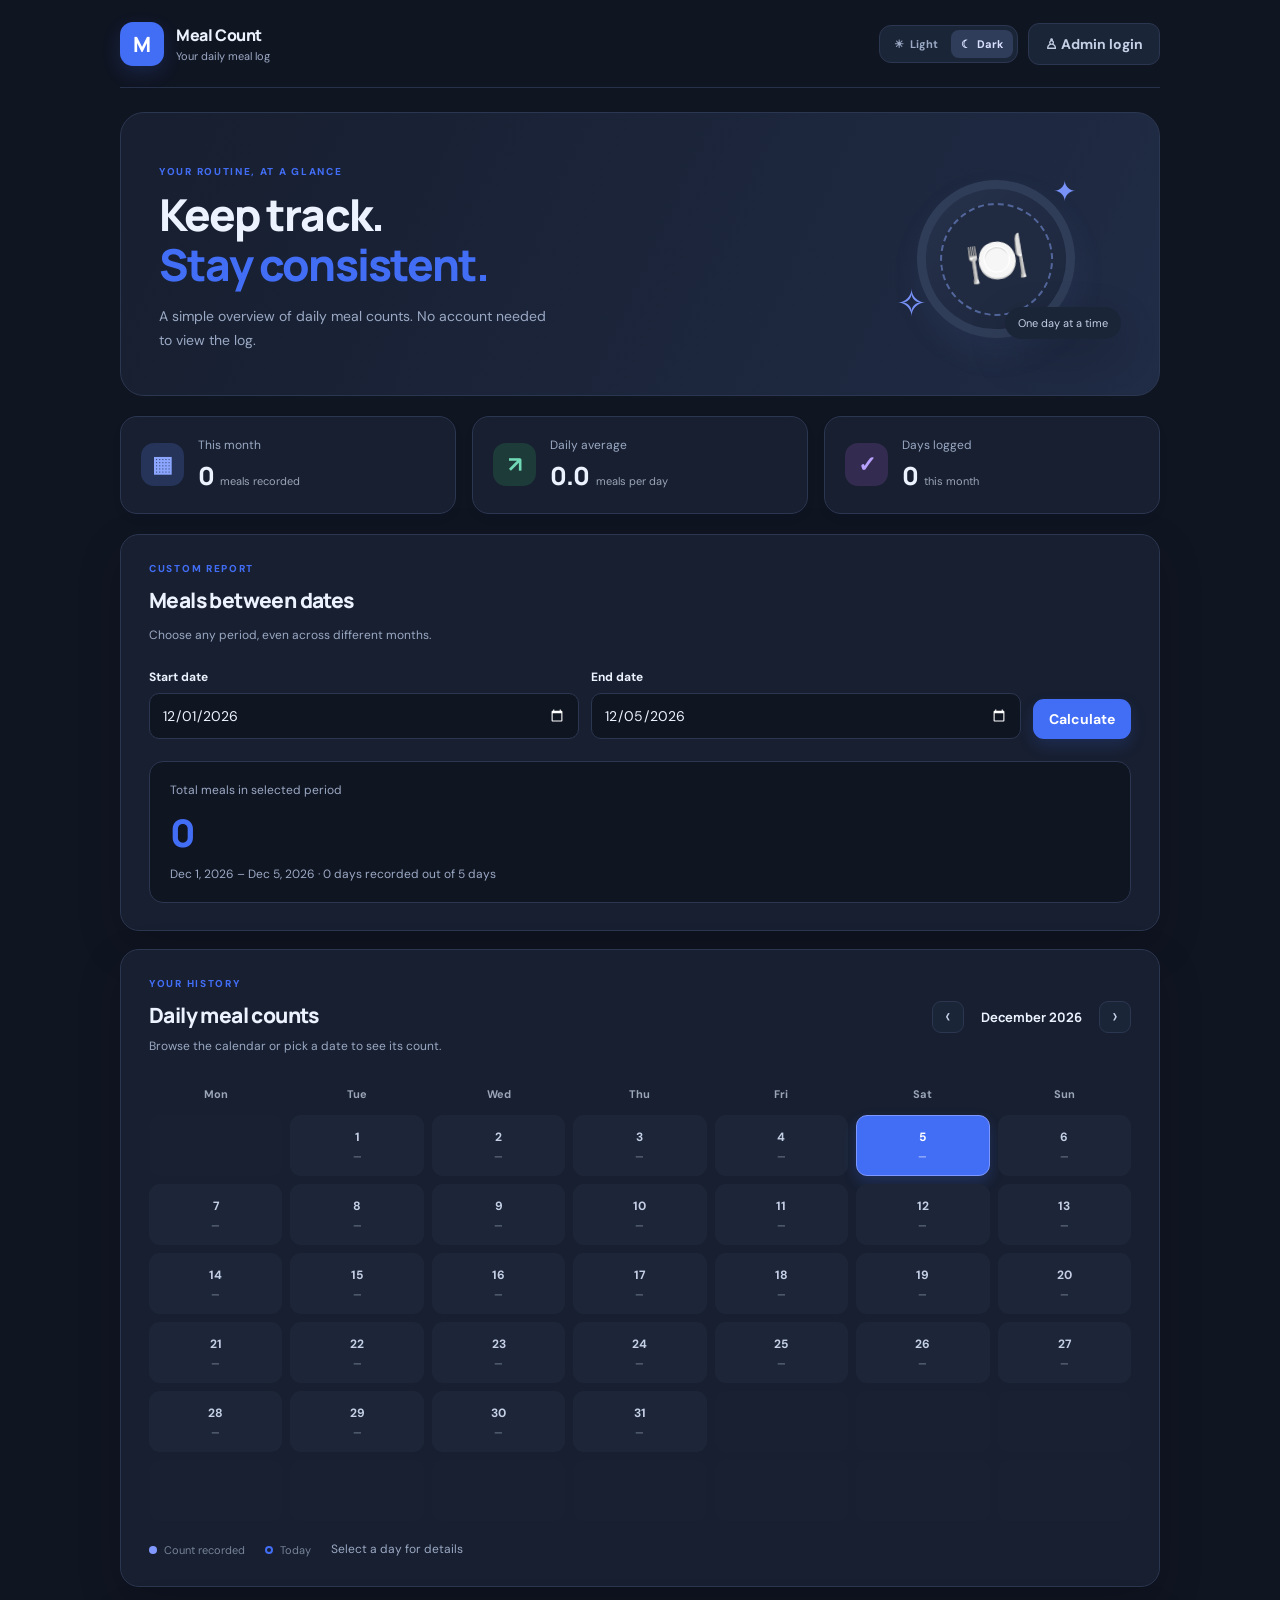
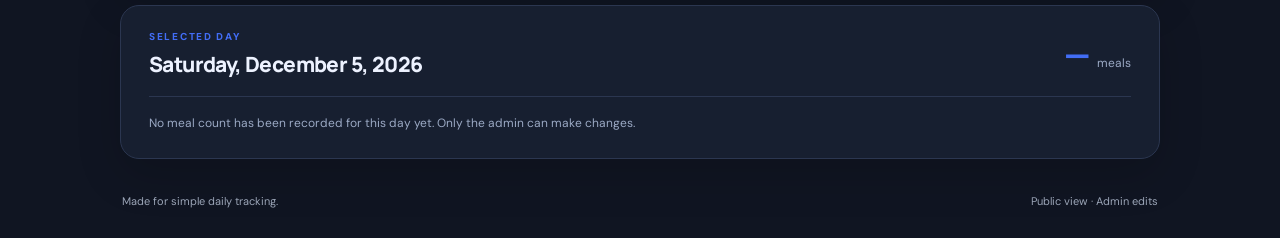
<file: index.html>
<!doctype html>
<html lang="en">
<head>
  <meta charset="utf-8">
  <meta name="viewport" content="width=device-width, initial-scale=1">
  <meta name="theme-color" content="#101522">
  <title>Meal Count — Daily Tracker</title>
  <link rel="stylesheet" href="style.css?v=2">
</head>
<body>
  <div class="app-shell">
    <header class="topbar">
      <a class="brand" href="#" aria-label="Meal Count home">
        <span class="brand-mark">M</span>
        <span><strong>Meal Count</strong><small>Your daily meal log</small></span>
      </a>
      <div class="top-actions">
        <div class="theme-switch" role="group" aria-label="Choose theme">
          <button id="lightTheme" class="theme-btn" type="button" aria-pressed="false" title="Light theme"><span aria-hidden="true">☀</span><span class="theme-label">Light</span></button>
          <button id="darkTheme" class="theme-btn" type="button" aria-pressed="true" title="Dark theme"><span aria-hidden="true">☾</span><span class="theme-label">Dark</span></button>
        </div>
        <button id="adminOpen" class="btn btn-quiet" type="button"><span aria-hidden="true">♙</span> Admin login</button>
      </div>
    </header>

    <main>
      <section class="hero">
        <div>
          <p class="eyebrow">YOUR ROUTINE, AT A GLANCE</p>
          <h1>Keep track.<br><span>Stay consistent.</span></h1>
          <p class="hero-copy">A simple overview of daily meal counts. No account needed to view the log.</p>
        </div>
        <div class="hero-art" aria-hidden="true">
          <div class="plate"><div class="plate-inner"><span>🍽️</span></div></div>
          <span class="spark spark-one">✦</span><span class="spark spark-two">✧</span>
          <span class="art-pill">One day at a time</span>
        </div>
      </section>

      <section class="stats-grid" aria-label="Meal statistics">
        <article class="stat-card"><span class="stat-icon blue">▦</span><div><p>This month</p><strong id="monthTotal">—</strong><small>meals recorded</small></div></article>
        <article class="stat-card"><span class="stat-icon mint">↗</span><div><p>Daily average</p><strong id="monthAverage">—</strong><small>meals per day</small></div></article>
        <article class="stat-card"><span class="stat-icon lilac">✓</span><div><p>Days logged</p><strong id="daysLogged">—</strong><small>this month</small></div></article>
      </section>

      <section class="panel range-panel">
        <p class="eyebrow">CUSTOM REPORT</p>
        <h2>Meals between dates</h2>
        <p class="muted">Choose any period, even across different months.</p>
        <div class="range-inputs">
          <div><label for="rangeStart">Start date</label><input type="date" id="rangeStart"></div>
          <div><label for="rangeEnd">End date</label><input type="date" id="rangeEnd"></div>
          <button id="calculateRange" class="btn btn-primary" type="button">Calculate</button>
        </div>
        <div id="rangeResult" class="range-result" aria-live="polite">
          <span>Total meals in selected period</span>
          <strong id="rangeTotal">0</strong>
          <small id="rangeDetails">Choose your dates to see the report.</small>
        </div>
      </section>

      <section class="panel calendar-panel">
        <div class="section-heading">
          <div><p class="eyebrow">YOUR HISTORY</p><h2>Daily meal counts</h2><p class="muted">Browse the calendar or pick a date to see its count.</p></div>
          <div class="month-control"><button id="prevMonth" class="icon-btn" aria-label="Previous month">‹</button><strong id="monthLabel">Month Year</strong><button id="nextMonth" class="icon-btn" aria-label="Next month">›</button></div>
        </div>
        <div class="calendar-wrap">
          <div class="weekdays"><span>Mon</span><span>Tue</span><span>Wed</span><span>Thu</span><span>Fri</span><span>Sat</span><span>Sun</span></div>
          <div id="calendar" class="calendar-grid"></div>
        </div>
        <div class="legend"><span><i class="dot dot-filled"></i> Count recorded</span><span><i class="dot dot-today"></i> Today</span><span class="muted">Select a day for details</span></div>
      </section>

      <section class="panel detail-panel">
        <div class="detail-top">
          <div><p class="eyebrow">SELECTED DAY</p><h2 id="selectedDate">Today</h2></div>
          <div class="count-display"><strong id="selectedCount">—</strong><span>meals</span></div>
        </div>
        <div id="detailMessage" class="empty-note">Meal counts are visible to everyone. Only the admin can make changes.</div>
        <div class="admin-edit" id="editArea" hidden>
          <label for="mealInput">Meal count for this day</label>
          <div class="edit-row"><input id="mealInput" type="number" min="0" max="99" step="1" inputmode="numeric" placeholder="e.g. 4"><button id="saveMeal" class="btn btn-primary" type="button">Save count</button><button id="clearMeal" class="btn btn-quiet" type="button">Clear</button></div>
          <p class="helper">Use a whole number from 0 to 99. Save to publish the update.</p>
        </div>
      </section>
      <footer><span>Made for simple daily tracking.</span><span id="footerStatus">Public view · Admin edits</span></footer>
    </main>
  </div>

  <div id="loginModal" class="modal-backdrop" hidden>
    <section class="modal" role="dialog" aria-modal="true" aria-labelledby="loginTitle">
      <button id="closeModal" class="modal-close" aria-label="Close login" type="button">×</button>
      <div class="login-mark">M</div><p class="eyebrow">PRIVATE ACCESS</p><h2 id="loginTitle">Admin login</h2>
      <p class="muted">Sign in to add or edit daily meal counts.</p>
      <form id="loginForm">
        <label for="adminId">Admin ID</label><input id="adminId" autocomplete="username" required placeholder="Enter admin ID">
        <label for="adminPassword">Password</label><input id="adminPassword" type="password" autocomplete="current-password" required placeholder="Enter password">
        <p id="loginError" class="error" role="alert"></p>
        <button class="btn btn-primary login-submit" type="submit">Sign in</button>
      </form>
      <p class="modal-foot">Viewing the website does not require a login.</p>
    </section>
  </div>
  <div id="toast" class="toast" role="status" aria-live="polite"></div>
  <script src="config.js"></script>
  <script src="app.js"></script>
</body>
</html>
</file>
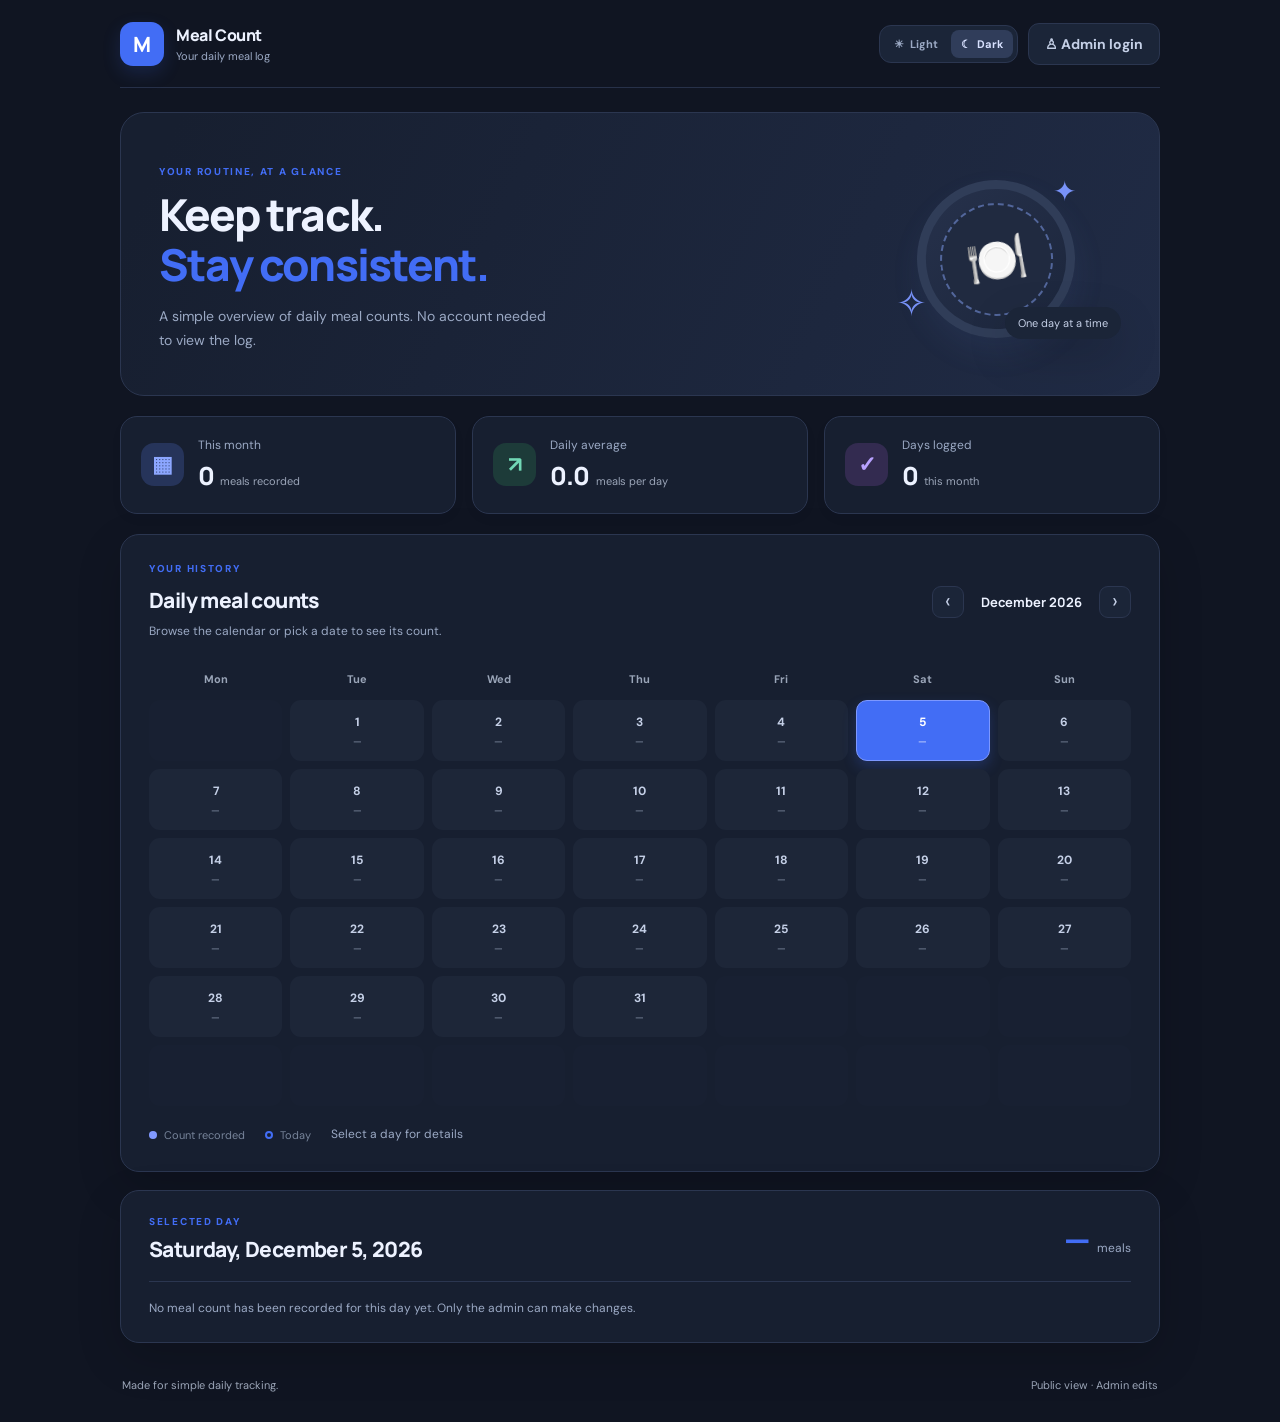
<file: meal-count-tracker/index.html>
<!doctype html>
<html lang="en">
<head>
  <meta charset="utf-8">
  <meta name="viewport" content="width=device-width, initial-scale=1">
  <meta name="theme-color" content="#f5f8ff">
  <title>Meal Count — Daily Tracker</title>
  <link rel="stylesheet" href="style.css">
</head>
<body>
  <div class="app-shell">
    <header class="topbar">
      <a class="brand" href="#" aria-label="Meal Count home">
        <span class="brand-mark">M</span>
        <span><strong>Meal Count</strong><small>Your daily meal log</small></span>
      </a>
      <div class="top-actions">
        <div class="theme-switch" role="group" aria-label="Choose theme">
          <button id="lightTheme" class="theme-btn" type="button" aria-pressed="true" title="Light theme"><span aria-hidden="true">☀</span><span class="theme-label">Light</span></button>
          <button id="darkTheme" class="theme-btn" type="button" aria-pressed="false" title="Dark theme"><span aria-hidden="true">☾</span><span class="theme-label">Dark</span></button>
        </div>
        <button id="adminOpen" class="btn btn-quiet" type="button"><span aria-hidden="true">♙</span> Admin login</button>
      </div>
    </header>

    <main>
      <section class="hero">
        <div>
          <p class="eyebrow">YOUR ROUTINE, AT A GLANCE</p>
          <h1>Keep track.<br><span>Stay consistent.</span></h1>
          <p class="hero-copy">A simple overview of daily meal counts. No account needed to view the log.</p>
        </div>
        <div class="hero-art" aria-hidden="true">
          <div class="plate"><div class="plate-inner"><span>🍽️</span></div></div>
          <span class="spark spark-one">✦</span><span class="spark spark-two">✧</span>
          <span class="art-pill">One day at a time</span>
        </div>
      </section>

      <section class="stats-grid" aria-label="Meal statistics">
        <article class="stat-card"><span class="stat-icon blue">▦</span><div><p>This month</p><strong id="monthTotal">—</strong><small>meals recorded</small></div></article>
        <article class="stat-card"><span class="stat-icon mint">↗</span><div><p>Daily average</p><strong id="monthAverage">—</strong><small>meals per day</small></div></article>
        <article class="stat-card"><span class="stat-icon lilac">✓</span><div><p>Days logged</p><strong id="daysLogged">—</strong><small>this month</small></div></article>
      </section>

      <section class="panel calendar-panel">
        <div class="section-heading">
          <div><p class="eyebrow">YOUR HISTORY</p><h2>Daily meal counts</h2><p class="muted">Browse the calendar or pick a date to see its count.</p></div>
          <div class="month-control"><button id="prevMonth" class="icon-btn" aria-label="Previous month">‹</button><strong id="monthLabel">Month Year</strong><button id="nextMonth" class="icon-btn" aria-label="Next month">›</button></div>
        </div>
        <div class="calendar-wrap">
          <div class="weekdays"><span>Mon</span><span>Tue</span><span>Wed</span><span>Thu</span><span>Fri</span><span>Sat</span><span>Sun</span></div>
          <div id="calendar" class="calendar-grid"></div>
        </div>
        <div class="legend"><span><i class="dot dot-filled"></i> Count recorded</span><span><i class="dot dot-today"></i> Today</span><span class="muted">Select a day for details</span></div>
      </section>

      <section class="panel detail-panel">
        <div class="detail-top">
          <div><p class="eyebrow">SELECTED DAY</p><h2 id="selectedDate">Today</h2></div>
          <div class="count-display"><strong id="selectedCount">—</strong><span>meals</span></div>
        </div>
        <div id="detailMessage" class="empty-note">Meal counts are visible to everyone. Only the admin can make changes.</div>
        <div class="admin-edit" id="editArea" hidden>
          <label for="mealInput">Meal count for this day</label>
          <div class="edit-row"><input id="mealInput" type="number" min="0" max="99" step="1" inputmode="numeric" placeholder="e.g. 4"><button id="saveMeal" class="btn btn-primary" type="button">Save count</button><button id="clearMeal" class="btn btn-quiet" type="button">Clear</button></div>
          <p class="helper">Use a whole number from 0 to 99. Save to publish the update.</p>
        </div>
      </section>

      <footer><span>Made for simple daily tracking.</span><span id="footerStatus">Public view · Admin edits</span></footer>
    </main>
  </div>

  <div id="loginModal" class="modal-backdrop" hidden>
    <section class="modal" role="dialog" aria-modal="true" aria-labelledby="loginTitle">
      <button id="closeModal" class="modal-close" aria-label="Close login" type="button">×</button>
      <div class="login-mark">M</div>
      <p class="eyebrow">PRIVATE ACCESS</p><h2 id="loginTitle">Admin login</h2>
      <p class="muted">Sign in to add or edit daily meal counts.</p>
      <form id="loginForm">
        <label for="adminId">Admin ID</label><input id="adminId" autocomplete="username" required placeholder="Enter admin ID">
        <label for="adminPassword">Password</label><input id="adminPassword" type="password" autocomplete="current-password" required placeholder="Enter password">
        <p id="loginError" class="error" role="alert"></p>
        <button class="btn btn-primary login-submit" type="submit">Sign in</button>
      </form>
      <p class="modal-foot">Viewing the website does not require a login.</p>
    </section>
  </div>
  <div id="toast" class="toast" role="status" aria-live="polite"></div>
  <script src="config.js"></script>
  <script src="app.js"></script>
</body>
</html>
</file>
<file: style.css>
@import url('https://fonts.googleapis.com/css2?family=DM+Sans:wght@400;500;600;700&family=Manrope:wght@400;500;600;700;800&display=swap');
:root{--ink:#17243d;--muted:#7d899f;--blue:#426df5;--blue-dark:#3158df;--line:#e9edf5;--bg:#f6f8fc;--white:#fff;--shadow:0 16px 45px rgba(35,57,103,.06)}
*{box-sizing:border-box}body{margin:0;background:var(--bg);color:var(--ink);font-family:'DM Sans',sans-serif;font-size:14px;-webkit-font-smoothing:antialiased}button,input{font:inherit}button{cursor:pointer}.app-shell{max-width:1100px;margin:auto;padding:0 30px}.topbar{height:88px;display:flex;align-items:center;justify-content:space-between;border-bottom:1px solid #e8edf6}.brand{display:flex;align-items:center;gap:12px;color:inherit;text-decoration:none}.brand-mark,.login-mark{display:grid;place-items:center;background:var(--blue);color:white;border-radius:13px;font:800 21px Manrope,sans-serif;width:44px;height:44px;box-shadow:0 7px 18px #426df52c}.brand strong{display:block;font:800 16px Manrope,sans-serif;letter-spacing:-.4px}.brand small{display:block;color:var(--muted);font-size:11px;margin-top:3px}.btn{border:0;border-radius:11px;padding:11px 16px;font-weight:700;transition:transform .18s,background .18s,box-shadow .18s}.btn:active{transform:scale(.98)}.btn-primary{background:var(--blue);color:white;box-shadow:0 7px 16px #426df52b}.btn-primary:hover{background:var(--blue-dark)}.btn-quiet{background:white;color:#4b5b78;border:1px solid var(--line)}.btn-quiet:hover{background:#f9faff}.hero{display:flex;align-items:center;justify-content:space-between;padding:52px 38px 42px;margin-top:24px;background:linear-gradient(115deg,#fff 5%,#f0f4ff 100%);border:1px solid #edf1fb;border-radius:24px;overflow:hidden;min-height:255px}.eyebrow{font-size:10px;font-weight:800;letter-spacing:1.7px;color:var(--blue);margin:0 0 11px}.hero h1{font:800 clamp(32px,4vw,44px)/1.14 Manrope,sans-serif;letter-spacing:-1.8px;margin:0}.hero h1 span{color:var(--blue)}.hero-copy{color:var(--muted);max-width:390px;line-height:1.7;margin:16px 0 0}.hero-art{position:relative;width:250px;height:180px;display:grid;place-items:center;flex-shrink:0}.plate{width:158px;height:158px;border-radius:50%;display:grid;place-items:center;background:linear-gradient(145deg,#fff,#e7edff);box-shadow:0 15px 30px #516db51b;border:9px solid #fff;transform:rotate(-9deg)}.plate-inner{width:113px;height:113px;border-radius:50%;display:grid;place-items:center;border:2px dashed #b7c7fa;background:#f8faff;font-size:49px}.spark{position:absolute;color:#7892f8;font-size:28px}.spark-one{top:4px;right:45px}.spark-two{bottom:22px;left:25px;font-size:37px}.art-pill{position:absolute;right:0;bottom:10px;padding:9px 13px;border-radius:30px;background:white;color:#66779a;font-size:11px;box-shadow:var(--shadow)}.stats-grid{display:grid;grid-template-columns:repeat(3,1fr);gap:16px;margin:20px 0}.stat-card{background:white;border:1px solid var(--line);border-radius:17px;padding:20px;display:flex;align-items:center;gap:14px;box-shadow:0 5px 18px #223c7005}.stat-icon{height:43px;width:43px;display:grid;place-items:center;border-radius:13px;font-size:22px;font-weight:700}.blue{background:#edf1ff;color:#426df5}.mint{background:#e8faf4;color:#25a77f}.lilac{background:#f2edff;color:#8c6be8}.stat-card p{margin:0 0 5px;color:var(--muted);font-size:12px}.stat-card strong{font:800 25px Manrope,sans-serif;letter-spacing:-.8px}.stat-card small{color:#9ba5b8;font-size:11px;margin-left:6px}.panel{background:white;border:1px solid var(--line);border-radius:19px;padding:27px 28px;box-shadow:var(--shadow);margin-bottom:18px}.section-heading{display:flex;justify-content:space-between;align-items:center;gap:20px}.section-heading h2,.detail-top h2,.range-panel h2{font:800 21px Manrope,sans-serif;letter-spacing:-.6px;margin:0}.muted{color:var(--muted);font-size:12px;line-height:1.6}.section-heading .muted{margin:8px 0 0}.month-control{display:flex;align-items:center;gap:15px;white-space:nowrap}.month-control strong{font:700 13px Manrope,sans-serif;min-width:105px;text-align:center}.icon-btn{width:32px;height:32px;border-radius:9px;border:1px solid var(--line);background:white;color:#5d6b85;font-size:21px;line-height:1}.icon-btn:hover{background:#f3f6ff}.calendar-wrap{margin-top:26px}.weekdays,.calendar-grid{display:grid;grid-template-columns:repeat(7,minmax(0,1fr));gap:8px}.weekdays{margin-bottom:9px}.weekdays span{text-align:center;color:#9aa5b8;font-size:11px;font-weight:700;padding:5px 0}.day{border:1px solid transparent;background:#f8f9fc;border-radius:11px;min-height:61px;display:flex;align-items:center;flex-direction:column;justify-content:center;gap:5px;color:#51617e;position:relative;transition:.15s}.day:hover{border-color:#cbd6ff;background:#f2f5ff}.day .day-num{font-size:12px;font-weight:700}.day .day-count{font-size:10px;color:#8b97ad}.day.has-count{background:#eef2ff;color:#3159d9}.day.has-count .day-count{color:#426df5;font-weight:700}.day.today{border-color:var(--blue)}.day.selected{background:var(--blue);color:white;box-shadow:0 6px 14px #426df53b}.day.selected .day-count{color:#e3eaff}.day.outside{opacity:.28;pointer-events:none}.legend{display:flex;align-items:center;gap:20px;margin-top:19px;color:#77849a;font-size:11px;flex-wrap:wrap}.legend span{display:flex;align-items:center;gap:7px}.dot{width:8px;height:8px;border-radius:50%;display:inline-block}.dot-filled{background:#7892f8}.dot-today{border:2px solid var(--blue)}.detail-panel{padding:24px 28px}.detail-top{display:flex;align-items:center;justify-content:space-between}.detail-top .eyebrow{margin-bottom:7px}.count-display{display:flex;align-items:baseline;gap:7px}.count-display strong{font:800 34px Manrope,sans-serif;color:var(--blue);letter-spacing:-1px}.count-display span{font-size:12px;color:var(--muted)}.empty-note{border-top:1px solid var(--line);margin-top:18px;padding-top:17px;color:var(--muted);font-size:12px;line-height:1.6}.admin-edit{border-top:1px solid var(--line);margin-top:18px;padding-top:18px}.admin-edit label,.modal label,.range-inputs label{display:block;font-weight:700;font-size:12px;margin-bottom:8px}.edit-row{display:flex;gap:9px;max-width:470px}.edit-row input,.modal input{min-width:0;border:1px solid #dfe5f0;border-radius:10px;padding:12px 13px;outline:none;color:var(--ink);background:#fbfcff}.edit-row input{width:130px}.edit-row input:focus,.modal input:focus{border-color:#8da5ff;box-shadow:0 0 0 3px #426df515}.helper{font-size:11px;color:#99a4b7;margin:9px 0 0}footer{display:flex;justify-content:space-between;padding:17px 2px 30px;color:#9ba5b7;font-size:11px}.modal-backdrop{position:fixed;inset:0;background:#15223d80;backdrop-filter:blur(5px);display:grid;place-items:center;padding:20px;z-index:10}.modal-backdrop[hidden]{display:none}.modal{position:relative;background:white;width:100%;max-width:390px;padding:32px;border-radius:22px;box-shadow:0 25px 80px #101c3940;animation:pop .2s ease-out}.modal-close{position:absolute;right:17px;top:14px;border:0;background:#f4f6fb;border-radius:50%;width:31px;height:31px;font-size:22px;color:#71809a}.login-mark{margin-bottom:22px}.modal h2{font:800 24px Manrope,sans-serif;letter-spacing:-.8px;margin:0 0 7px}.modal .muted{margin:0 0 22px}.modal label{margin:14px 0 7px}.modal input{width:100%}.login-submit{width:100%;margin-top:18px;padding:13px}.modal-foot{text-align:center;color:#a1aabd;font-size:10px;margin:19px 0 0}.error{color:#d44747;font-size:12px;min-height:14px;margin:10px 0 0}.toast{position:fixed;bottom:25px;left:50%;transform:translate(-50%,15px);opacity:0;pointer-events:none;background:#17243d;color:white;padding:12px 18px;border-radius:12px;box-shadow:0 8px 28px #15223d30;font-size:12px;transition:.2s;z-index:20}.toast.show{opacity:1;transform:translate(-50%,0)}@keyframes pop{from{opacity:0;transform:translateY(8px) scale(.98)}to{opacity:1;transform:none}}
.top-actions{display:flex;align-items:center;gap:10px}.theme-switch{display:flex;align-items:center;gap:3px;padding:4px;border:1px solid var(--line);background:var(--white);border-radius:12px}.theme-btn{display:flex;align-items:center;gap:6px;padding:7px 10px;border:0;border-radius:8px;background:transparent;color:var(--muted);font-size:11px;font-weight:700;transition:background .18s,color .18s}.theme-btn[aria-pressed="true"]{background:#edf1ff;color:#3158df}
body[data-theme="dark"]{--ink:#edf2ff;--muted:#9ba9c4;--line:#2b3650;--bg:#101522;--white:#171f30;--shadow:0 16px 45px rgba(0,0,0,.16)}
body[data-theme="dark"] .topbar{border-bottom-color:#273149}body[data-theme="dark"] .hero{background:linear-gradient(115deg,#171f30 5%,#202b45 100%);border-color:#2b3650}body[data-theme="dark"] .plate{background:linear-gradient(145deg,#26314b,#1c263c);border-color:#303d58}body[data-theme="dark"] .plate-inner{background:#202a40;border-color:#52669b}body[data-theme="dark"] .art-pill,body[data-theme="dark"] .btn-quiet,body[data-theme="dark"] .icon-btn,body[data-theme="dark"] .theme-switch{background:#1b2538;color:#c5d0e7;border-color:#2b3650}body[data-theme="dark"] .stat-card,body[data-theme="dark"] .panel{background:#171f30;border-color:#2b3650}body[data-theme="dark"] .stat-icon.blue{background:#26345a;color:#8ca6ff}body[data-theme="dark"] .stat-icon.mint{background:#1d3b39;color:#71d8b5}body[data-theme="dark"] .stat-icon.lilac{background:#332b50;color:#b8a1ff}body[data-theme="dark"] .day{background:#1d2638;color:#c5d0e7}body[data-theme="dark"] .day:hover{background:#273451;border-color:#536da8}body[data-theme="dark"] .day.has-count{background:#26345a;color:#b9c8ff}body[data-theme="dark"] .day.has-count .day-count{color:#a9baff}body[data-theme="dark"] .day.selected{background:var(--blue);color:white}body[data-theme="dark"] .day.selected .day-count{color:#e3eaff}body[data-theme="dark"] .day.today{border-color:#7d98ff}body[data-theme="dark"] .dot-filled{background:#8199ff}body[data-theme="dark"] .theme-btn[aria-pressed="true"]{background:#303d5a;color:#d8e1ff}body[data-theme="dark"] .edit-row input,body[data-theme="dark"] .modal input{background:#111827;border-color:#34415a;color:var(--ink)}body[data-theme="dark"] .modal{background:#171f30}body[data-theme="dark"] .modal-close{background:#263149;color:#d5def1}body[data-theme="dark"] .empty-note,body[data-theme="dark"] .admin-edit{border-top-color:#2b3650}body[data-theme="dark"] .login-mark{box-shadow:0 7px 18px #00000030}body[data-theme="dark"] .theme-btn[aria-pressed="true"]{background:#303d5a;color:#d8e1ff}
.range-panel h2{margin:0 0 8px}.range-inputs{display:grid;grid-template-columns:1fr 1fr auto;gap:12px;align-items:end;margin-top:24px}.range-inputs label{margin-bottom:8px}.range-inputs input{width:100%;min-width:0;padding:12px;border:1px solid var(--line);border-radius:10px;background:var(--bg);color:var(--ink);color-scheme:dark}.range-result{display:flex;flex-direction:column;gap:8px;margin-top:22px;padding:20px;border:1px solid var(--line);border-radius:14px;background:var(--bg)}.range-result span,.range-result small{color:var(--muted);font-size:12px}.range-result strong{color:var(--blue);font:800 38px Manrope,sans-serif;letter-spacing:-1px}
@media(max-width:700px){.app-shell{padding:0 16px}.topbar{height:72px}.brand-mark{width:39px;height:39px}.hero{padding:31px 24px;margin-top:17px;min-height:0}.hero-art{width:130px;height:130px;margin-right:-12px}.plate{width:112px;height:112px;border-width:6px}.plate-inner{width:80px;height:80px;font-size:35px}.art-pill{font-size:9px;right:-5px;bottom:0}.spark-one{right:15px;top:-5px}.spark-two{left:0;bottom:10px}.hero-copy{font-size:12px}.stats-grid{gap:9px}.stat-card{padding:13px 11px;gap:9px;align-items:flex-start;flex-direction:column}.stat-icon{width:34px;height:34px;font-size:18px;border-radius:10px}.stat-card strong{font-size:21px}.stat-card small{display:block;margin:3px 0 0;font-size:10px}.panel{padding:20px 15px}.section-heading{align-items:flex-start;flex-direction:column}.month-control{align-self:stretch;justify-content:space-between}.calendar-wrap{margin-top:19px}.weekdays,.calendar-grid{gap:4px}.day{min-height:49px;border-radius:8px;gap:3px}.day .day-num{font-size:11px}.day .day-count{font-size:9px}.legend{gap:12px}.detail-panel{padding:20px 17px}.edit-row{flex-wrap:wrap}.edit-row input{flex:1}.edit-row .btn{padding:11px 12px}footer{gap:10px;font-size:10px}.hero h1{font-size:31px}.hero-art{transform:scale(.9);transform-origin:center right}.modal{padding:27px 23px}.theme-label{display:none}.theme-btn{padding:8px 10px;font-size:15px}.theme-switch{gap:2px}}
@media(max-width:390px){.hero-art{display:none}.hero{padding:28px 22px}.stats-grid{grid-template-columns:repeat(3,minmax(0,1fr))}.stat-card p{font-size:10px}.stat-card strong{font-size:19px}}
@media(max-width:600px){.range-inputs{grid-template-columns:1fr}.range-inputs .btn{width:100%}}
</file>
<file: meal-count-tracker/style.css>
@import url('https://fonts.googleapis.com/css2?family=DM+Sans:wght@400;500;600;700&family=Manrope:wght@400;500;600;700;800&display=swap');
:root{--ink:#17243d;--muted:#7d899f;--blue:#426df5;--blue-dark:#3158df;--line:#e9edf5;--bg:#f6f8fc;--white:#fff;--shadow:0 16px 45px rgba(35,57,103,.06)}
*{box-sizing:border-box}body{margin:0;background:var(--bg);color:var(--ink);font-family:'DM Sans',sans-serif;font-size:14px;-webkit-font-smoothing:antialiased}button,input{font:inherit}button{cursor:pointer}.app-shell{max-width:1100px;margin:auto;padding:0 30px}.topbar{height:88px;display:flex;align-items:center;justify-content:space-between;border-bottom:1px solid #e8edf6}.brand{display:flex;align-items:center;gap:12px;color:inherit;text-decoration:none}.brand-mark,.login-mark{display:grid;place-items:center;background:var(--blue);color:white;border-radius:13px;font:800 21px Manrope,sans-serif;width:44px;height:44px;box-shadow:0 7px 18px #426df52c}.brand strong{display:block;font:800 16px Manrope,sans-serif;letter-spacing:-.4px}.brand small{display:block;color:var(--muted);font-size:11px;margin-top:3px}.btn{border:0;border-radius:11px;padding:11px 16px;font-weight:700;transition:transform .18s,background .18s,box-shadow .18s}.btn:active{transform:scale(.98)}.btn-primary{background:var(--blue);color:white;box-shadow:0 7px 16px #426df52b}.btn-primary:hover{background:var(--blue-dark)}.btn-quiet{background:white;color:#4b5b78;border:1px solid var(--line)}.btn-quiet:hover{background:#f9faff}.hero{display:flex;align-items:center;justify-content:space-between;padding:52px 38px 42px;margin-top:24px;background:linear-gradient(115deg,#fff 5%,#f0f4ff 100%);border:1px solid #edf1fb;border-radius:24px;overflow:hidden;min-height:255px}.eyebrow{font-size:10px;font-weight:800;letter-spacing:1.7px;color:var(--blue);margin:0 0 11px}.hero h1{font:800 clamp(32px,4vw,44px)/1.14 Manrope,sans-serif;letter-spacing:-1.8px;margin:0}.hero h1 span{color:var(--blue)}.hero-copy{color:var(--muted);max-width:390px;line-height:1.7;margin:16px 0 0}.hero-art{position:relative;width:250px;height:180px;display:grid;place-items:center;flex-shrink:0}.plate{width:158px;height:158px;border-radius:50%;display:grid;place-items:center;background:linear-gradient(145deg,#fff,#e7edff);box-shadow:0 15px 30px #516db51b;border:9px solid #fff;transform:rotate(-9deg)}.plate-inner{width:113px;height:113px;border-radius:50%;display:grid;place-items:center;border:2px dashed #b7c7fa;background:#f8faff;font-size:49px}.spark{position:absolute;color:#7892f8;font-size:28px}.spark-one{top:4px;right:45px}.spark-two{bottom:22px;left:25px;font-size:37px}.art-pill{position:absolute;right:0;bottom:10px;padding:9px 13px;border-radius:30px;background:white;color:#66779a;font-size:11px;box-shadow:var(--shadow)}.stats-grid{display:grid;grid-template-columns:repeat(3,1fr);gap:16px;margin:20px 0}.stat-card{background:white;border:1px solid var(--line);border-radius:17px;padding:20px;display:flex;align-items:center;gap:14px;box-shadow:0 5px 18px #223c7005}.stat-icon{height:43px;width:43px;display:grid;place-items:center;border-radius:13px;font-size:22px;font-weight:700}.blue{background:#edf1ff;color:#426df5}.mint{background:#e8faf4;color:#25a77f}.lilac{background:#f2edff;color:#8c6be8}.stat-card p{margin:0 0 5px;color:var(--muted);font-size:12px}.stat-card strong{font:800 25px Manrope,sans-serif;letter-spacing:-.8px}.stat-card small{color:#9ba5b8;font-size:11px;margin-left:6px}.panel{background:white;border:1px solid var(--line);border-radius:19px;padding:27px 28px;box-shadow:var(--shadow);margin-bottom:18px}.section-heading{display:flex;justify-content:space-between;align-items:center;gap:20px}.section-heading h2,.detail-top h2{font:800 21px Manrope,sans-serif;letter-spacing:-.6px;margin:0}.muted{color:var(--muted);font-size:12px;line-height:1.6}.section-heading .muted{margin:8px 0 0}.month-control{display:flex;align-items:center;gap:15px;white-space:nowrap}.month-control strong{font:700 13px Manrope,sans-serif;min-width:105px;text-align:center}.icon-btn{width:32px;height:32px;border-radius:9px;border:1px solid var(--line);background:white;color:#5d6b85;font-size:21px;line-height:1}.icon-btn:hover{background:#f3f6ff}.calendar-wrap{margin-top:26px}.weekdays,.calendar-grid{display:grid;grid-template-columns:repeat(7,minmax(0,1fr));gap:8px}.weekdays{margin-bottom:9px}.weekdays span{text-align:center;color:#9aa5b8;font-size:11px;font-weight:700;padding:5px 0}.day{border:1px solid transparent;background:#f8f9fc;border-radius:11px;min-height:61px;display:flex;align-items:center;flex-direction:column;justify-content:center;gap:5px;color:#51617e;position:relative;transition:.15s}.day:hover{border-color:#cbd6ff;background:#f2f5ff}.day .day-num{font-size:12px;font-weight:700}.day .day-count{font-size:10px;color:#8b97ad}.day.has-count{background:#eef2ff;color:#3159d9}.day.has-count .day-count{color:#426df5;font-weight:700}.day.today{border-color:var(--blue)}.day.selected{background:var(--blue);color:white;box-shadow:0 6px 14px #426df53b}.day.selected .day-count{color:#e3eaff}.day.outside{opacity:.28;pointer-events:none}.legend{display:flex;align-items:center;gap:20px;margin-top:19px;color:#77849a;font-size:11px;flex-wrap:wrap}.legend span{display:flex;align-items:center;gap:7px}.dot{width:8px;height:8px;border-radius:50%;display:inline-block}.dot-filled{background:#7892f8}.dot-today{border:2px solid var(--blue)}.detail-panel{padding:24px 28px}.detail-top{display:flex;align-items:center;justify-content:space-between}.detail-top .eyebrow{margin-bottom:7px}.count-display{display:flex;align-items:baseline;gap:7px}.count-display strong{font:800 34px Manrope,sans-serif;color:var(--blue);letter-spacing:-1px}.count-display span{font-size:12px;color:var(--muted)}.empty-note{border-top:1px solid var(--line);margin-top:18px;padding-top:17px;color:var(--muted);font-size:12px;line-height:1.6}.admin-edit{border-top:1px solid var(--line);margin-top:18px;padding-top:18px}.admin-edit label,.modal label{display:block;font-weight:700;font-size:12px;margin-bottom:8px}.edit-row{display:flex;gap:9px;max-width:470px}.edit-row input,.modal input{min-width:0;border:1px solid #dfe5f0;border-radius:10px;padding:12px 13px;outline:none;color:var(--ink);background:#fbfcff}.edit-row input{width:130px}.edit-row input:focus,.modal input:focus{border-color:#8da5ff;box-shadow:0 0 0 3px #426df515}.helper{font-size:11px;color:#99a4b7;margin:9px 0 0}footer{display:flex;justify-content:space-between;padding:17px 2px 30px;color:#9ba5b7;font-size:11px}.modal-backdrop{position:fixed;inset:0;background:#15223d80;backdrop-filter:blur(5px);display:grid;place-items:center;padding:20px;z-index:10}.modal-backdrop[hidden]{display:none}.modal{position:relative;background:white;width:100%;max-width:390px;padding:32px;border-radius:22px;box-shadow:0 25px 80px #101c3940;animation:pop .2s ease-out}.modal-close{position:absolute;right:17px;top:14px;border:0;background:#f4f6fb;border-radius:50%;width:31px;height:31px;font-size:22px;color:#71809a}.login-mark{margin-bottom:22px}.modal h2{font:800 24px Manrope,sans-serif;letter-spacing:-.8px;margin:0 0 7px}.modal .muted{margin:0 0 22px}.modal label{margin:14px 0 7px}.modal input{width:100%}.login-submit{width:100%;margin-top:18px;padding:13px}.modal-foot{text-align:center;color:#a1aabd;font-size:10px;margin:19px 0 0}.error{color:#d44747;font-size:12px;min-height:14px;margin:10px 0 0}.toast{position:fixed;bottom:25px;left:50%;transform:translate(-50%,15px);opacity:0;pointer-events:none;background:#17243d;color:white;padding:12px 18px;border-radius:12px;box-shadow:0 8px 28px #15223d30;font-size:12px;transition:.2s;z-index:20}.toast.show{opacity:1;transform:translate(-50%,0)}@keyframes pop{from{opacity:0;transform:translateY(8px) scale(.98)}to{opacity:1;transform:none}}
@media(max-width:700px){.app-shell{padding:0 16px}.topbar{height:72px}.brand-mark{width:39px;height:39px}.hero{padding:31px 24px;margin-top:17px;min-height:0}.hero-art{width:130px;height:130px;margin-right:-12px}.plate{width:112px;height:112px;border-width:6px}.plate-inner{width:80px;height:80px;font-size:35px}.art-pill{font-size:9px;right:-5px;bottom:0}.spark-one{right:15px;top:-5px}.spark-two{left:0;bottom:10px}.hero-copy{font-size:12px}.stats-grid{gap:9px}.stat-card{padding:13px 11px;gap:9px;align-items:flex-start;flex-direction:column}.stat-icon{width:34px;height:34px;font-size:18px;border-radius:10px}.stat-card strong{font-size:21px}.stat-card small{display:block;margin:3px 0 0;font-size:10px}.panel{padding:20px 15px}.section-heading{align-items:flex-start;flex-direction:column}.month-control{align-self:stretch;justify-content:space-between}.calendar-wrap{margin-top:19px}.weekdays,.calendar-grid{gap:4px}.day{min-height:49px;border-radius:8px;gap:3px}.day .day-num{font-size:11px}.day .day-count{font-size:9px}.legend{gap:12px}.detail-panel{padding:20px 17px}.edit-row{flex-wrap:wrap}.edit-row input{flex:1}.edit-row .btn{padding:11px 12px}footer{gap:10px;font-size:10px}.hero h1{font-size:31px}.hero-art{transform:scale(.9);transform-origin:center right}.modal{padding:27px 23px}}
@media(max-width:390px){.hero-art{display:none}.hero{padding:28px 22px}.stats-grid{grid-template-columns:repeat(3,minmax(0,1fr))}.stat-card p{font-size:10px}.stat-card strong{font-size:19px}}


/* Theme switch */
.top-actions{display:flex;align-items:center;gap:10px}
.theme-switch{display:flex;align-items:center;gap:3px;padding:4px;border:1px solid var(--line);background:var(--white);border-radius:12px}
.theme-btn{display:flex;align-items:center;gap:6px;padding:7px 10px;border:0;border-radius:8px;background:transparent;color:var(--muted);font-size:11px;font-weight:700;transition:background .18s,color .18s}
.theme-btn[aria-pressed="true"]{background:#edf1ff;color:#3158df}
body[data-theme="dark"]{--ink:#edf2ff;--muted:#9ba9c4;--line:#2b3650;--bg:#101522;--white:#171f30;--shadow:0 16px 45px rgba(0,0,0,.16)}
body[data-theme="dark"] .topbar{border-bottom-color:#273149}
body[data-theme="dark"] .hero{background:linear-gradient(115deg,#171f30 5%,#202b45 100%);border-color:#2b3650}
body[data-theme="dark"] .plate{background:linear-gradient(145deg,#26314b,#1c263c);border-color:#303d58}
body[data-theme="dark"] .plate-inner{background:#202a40;border-color:#52669b}
body[data-theme="dark"] .art-pill,body[data-theme="dark"] .btn-quiet,body[data-theme="dark"] .icon-btn,body[data-theme="dark"] .theme-switch{background:#1b2538;color:#c5d0e7;border-color:#2b3650}
body[data-theme="dark"] .stat-card,body[data-theme="dark"] .panel{background:#171f30;border-color:#2b3650}
body[data-theme="dark"] .stat-icon.blue{background:#26345a;color:#8ca6ff}
body[data-theme="dark"] .stat-icon.mint{background:#1d3b39;color:#71d8b5}
body[data-theme="dark"] .stat-icon.lilac{background:#332b50;color:#b8a1ff}
body[data-theme="dark"] .day{background:#1d2638;color:#c5d0e7}
body[data-theme="dark"] .day:hover{background:#273451;border-color:#536da8}
body[data-theme="dark"] .day.has-count{background:#26345a;color:#b9c8ff}
body[data-theme="dark"] .day.has-count .day-count{color:#a9baff}
body[data-theme="dark"] .day.selected{background:var(--blue);color:white}
body[data-theme="dark"] .day.selected .day-count{color:#e3eaff}
body[data-theme="dark"] .day.today{border-color:#7d98ff}
body[data-theme="dark"] .dot-filled{background:#8199ff}
body[data-theme="dark"] .theme-btn[aria-pressed="true"]{background:#303d5a;color:#d8e1ff}
body[data-theme="dark"] .edit-row input,body[data-theme="dark"] .modal input{background:#111827;border-color:#34415a;color:var(--ink)}
body[data-theme="dark"] .modal{background:#171f30}
body[data-theme="dark"] .modal-close{background:#263149;color:#d5def1}
body[data-theme="dark"] .empty-note,body[data-theme="dark"] .admin-edit{border-top-color:#2b3650}
body[data-theme="dark"] .login-mark{box-shadow:0 7px 18px #00000030}
@media(max-width:700px){.top-actions{gap:6px}.theme-label{display:none}.theme-btn{padding:8px 10px;font-size:15px}.theme-switch{gap:2px}}
</file>
